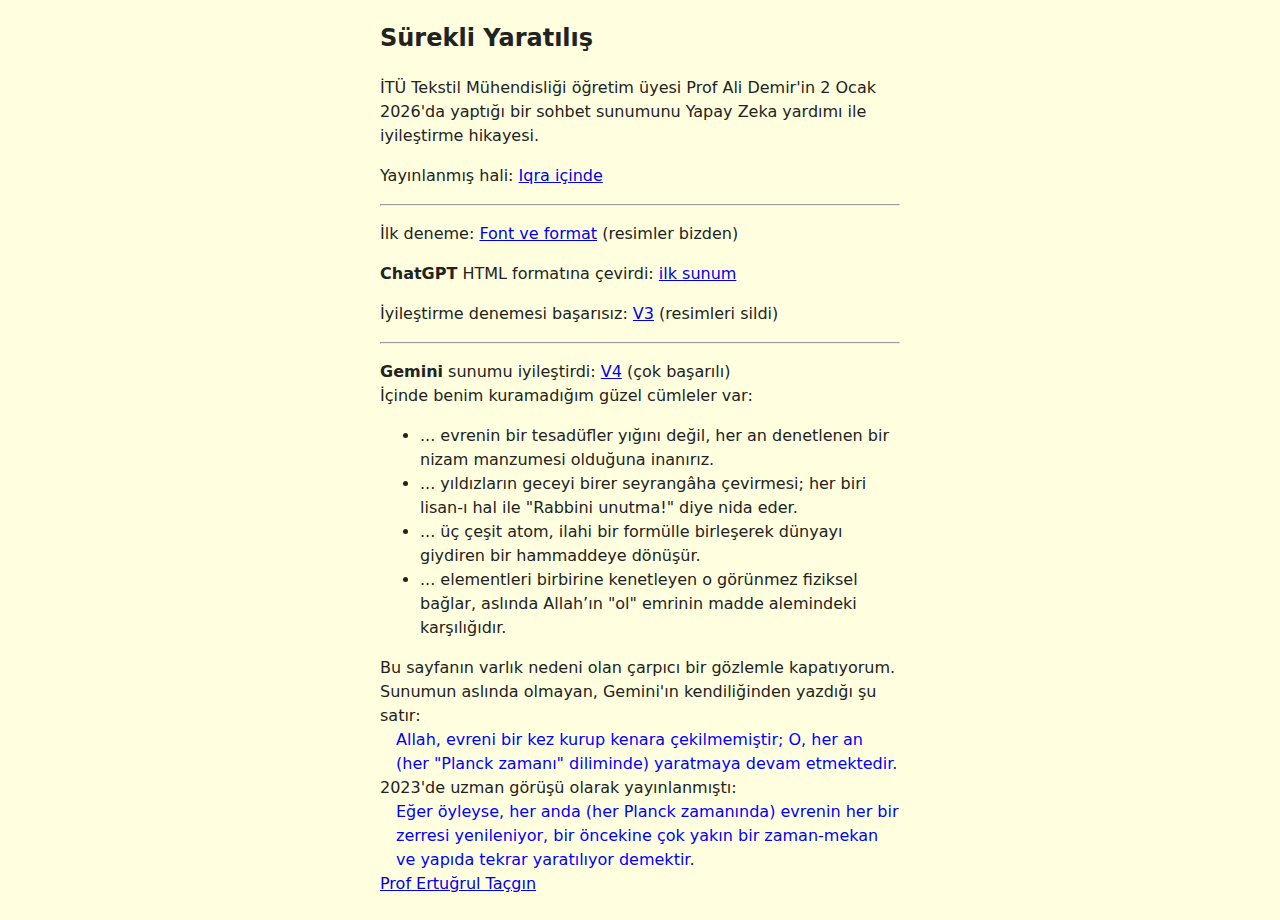
<file: demir/index.html>
<!DOCTYPE html>
<html lang="tr">
<head>
	<meta charset="UTF-8">
	<meta name="viewport"    content="width=device-width">
	<meta name="author"      content="Ali Demir, Istanbul, 2026" />
	<meta name="description" content="Unceasing Creation" />
	<link rel="stylesheet" href="main.css" media="all">
    <link rel="apple-touch-icon" href="/Kuran/image/icon.png">
	<link rel="icon" href="/Kuran/image/icon.png">
    <title>Sürekli Yaratılış</title>
	<style>
		body {
			max-width: 520px;
			background-color:lightyellow;
		}
	</style>
</head>

<body>
<h2>Sürekli Yaratılış</h2>

<p>İTÜ Tekstil Mühendisliği öğretim üyesi Prof Ali Demir'in 2 Ocak 2026'da yaptığı bir sohbet sunumunu Yapay Zeka yardımı ile iyileştirme hikayesi.</p>
<p>Yayınlanmış hali: <a href="/Kitap/cuma/surekli.html">Iqra içinde</a></p>
<hr>
<p>İlk deneme: <a href="./sürekli1.html">Font ve format</a> (resimler bizden)</p>
<p><b>ChatGPT</b> HTML formatına çevirdi: <a href="./sürekli2.html">ilk sunum</a></p>
<p>İyileştirme denemesi başarısız: <a href="./sürekli3.html">V3</a> (resimleri sildi)</p>
<hr>
<p><b>Gemini</b> sunumu iyileştirdi: <a href="./sürekli4.html">V4</a> (çok başarılı) <br>
İçinde benim kuramadığım güzel cümleler var:
</p>
<ul>
	<li> ... evrenin bir tesadüfler yığını değil, her an denetlenen bir nizam manzumesi olduğuna inanırız.
	<li> ... yıldızların geceyi birer seyrangâha çevirmesi; her biri lisan-ı hal ile "Rabbini unutma!" diye nida eder.
	<li> ... üç çeşit atom, ilahi bir formülle birleşerek dünyayı giydiren bir hammaddeye dönüşür.
	<li> ... elementleri birbirine kenetleyen o görünmez fiziksel bağlar, aslında Allah’ın "ol" emrinin madde alemindeki karşılığıdır.
</ul>
<div>Bu sayfanın varlık nedeni olan çarpıcı bir gözlemle kapatıyorum. Sunumun aslında olmayan, Gemini'ın kendiliğinden yazdığı şu satır:
<div class="quote">Allah, evreni bir kez kurup kenara çekilmemiştir; O, her an (her "Planck zamanı" diliminde) yaratmaya devam etmektedir.</div>
</div>
<div>2023'de uzman görüşü olarak yayınlanmıştı:
<div class="quote">Eğer öyleyse, her anda (her Planck zamanında) evrenin her bir zerresi yenileniyor, bir öncekine çok yakın bir zaman-mekan ve yapıda tekrar yaratılıyor demektir.</div>
</div>
<a href="https://gozlemler.blogspot.com/2023/01/yaratmak-surekli.html" target="Kuran">Prof Ertuğrul Taçgın</a>
<br>&nbsp;
</body>
</html>
</file>
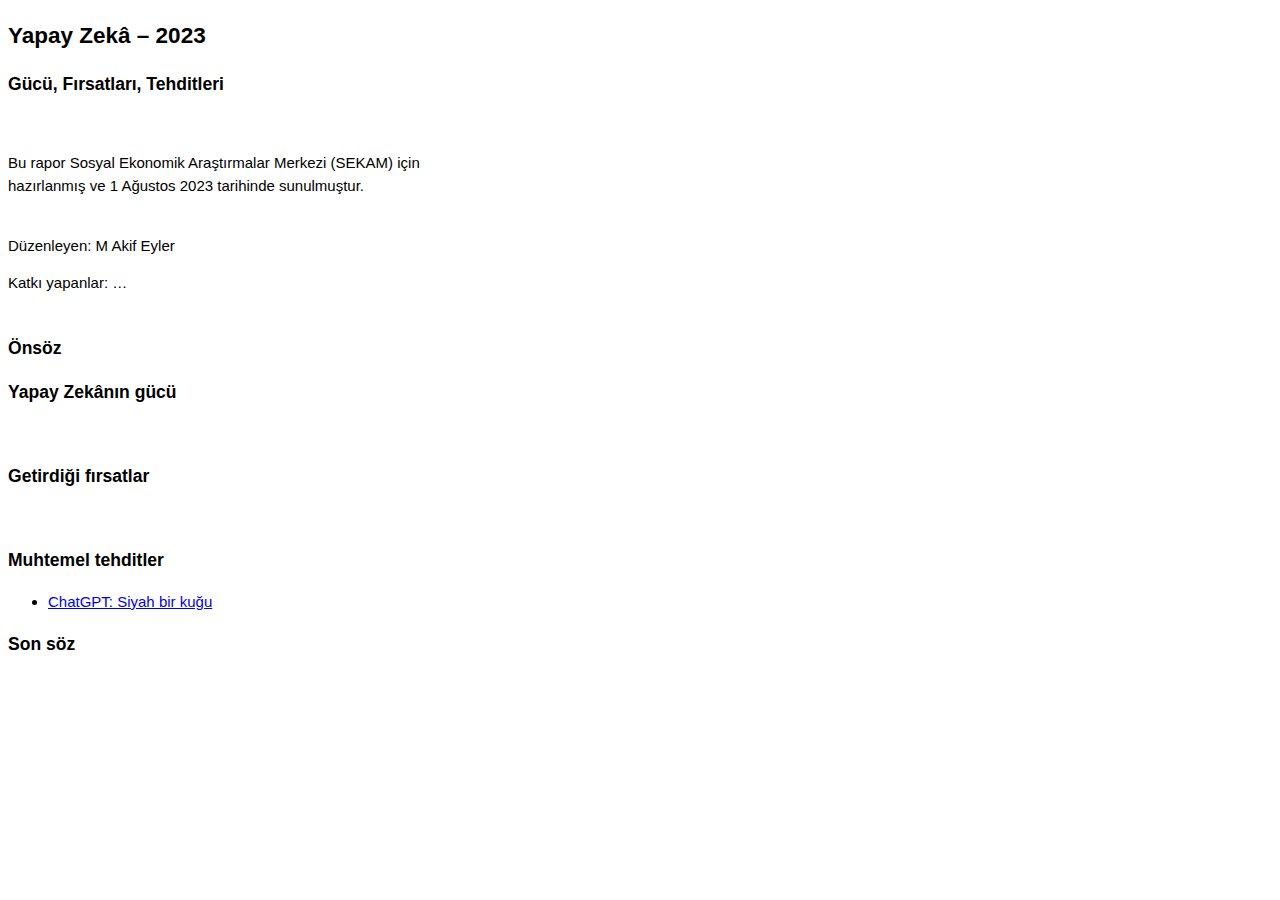
<file: rapor/index.html>
<!DOCTYPE html>
<html lang="en-US">
  <head>
    <meta charset="UTF-8">
    <meta http-equiv="X-UA-Compatible" content="IE=edge">
    <meta name="viewport" content="width=device-width">
    <title>Yapay Zekâ – 2023</title>
<style>
  body {
    max-width: 450px;
    font-family: Helvetica,Arial,sans-serif,Segoe;
    font-size: 15px;
    line-height: 1.5;
  }
</style>
  </head>
  <body>     
<h2>Yapay Zekâ – 2023</h2>

<h3 id="gücü-fırsatları-tehditleri">Gücü, Fırsatları, Tehditleri</h3>
<p><br /></p>

<p>Bu rapor Sosyal Ekonomik Araştırmalar Merkezi (SEKAM) için hazırlanmış ve 1 Ağustos 2023 tarihinde sunulmuştur.
<br /><br /></p>

<p>Düzenleyen: M Akif Eyler</p>

<p>Katkı yapanlar: …
<br /><br /></p>

<h3>Önsöz</h3>

<h3 id="yapay-zekânın-gücü">Yapay Zekânın gücü</h3>
<p><br /></p>

<h3 id="getirdiği-fırsatlar">Getirdiği fırsatlar</h3>
<p><br /></p>

<h3 id="muhtemel-tehditler">Muhtemel tehditler</h3>
<ul>
  <li>
    <p><a href="black_swan">ChatGPT: Siyah bir kuğu</a></p>
  </li>
</ul>

<h3>Son söz</h3>

  </body>
</html>
</file>
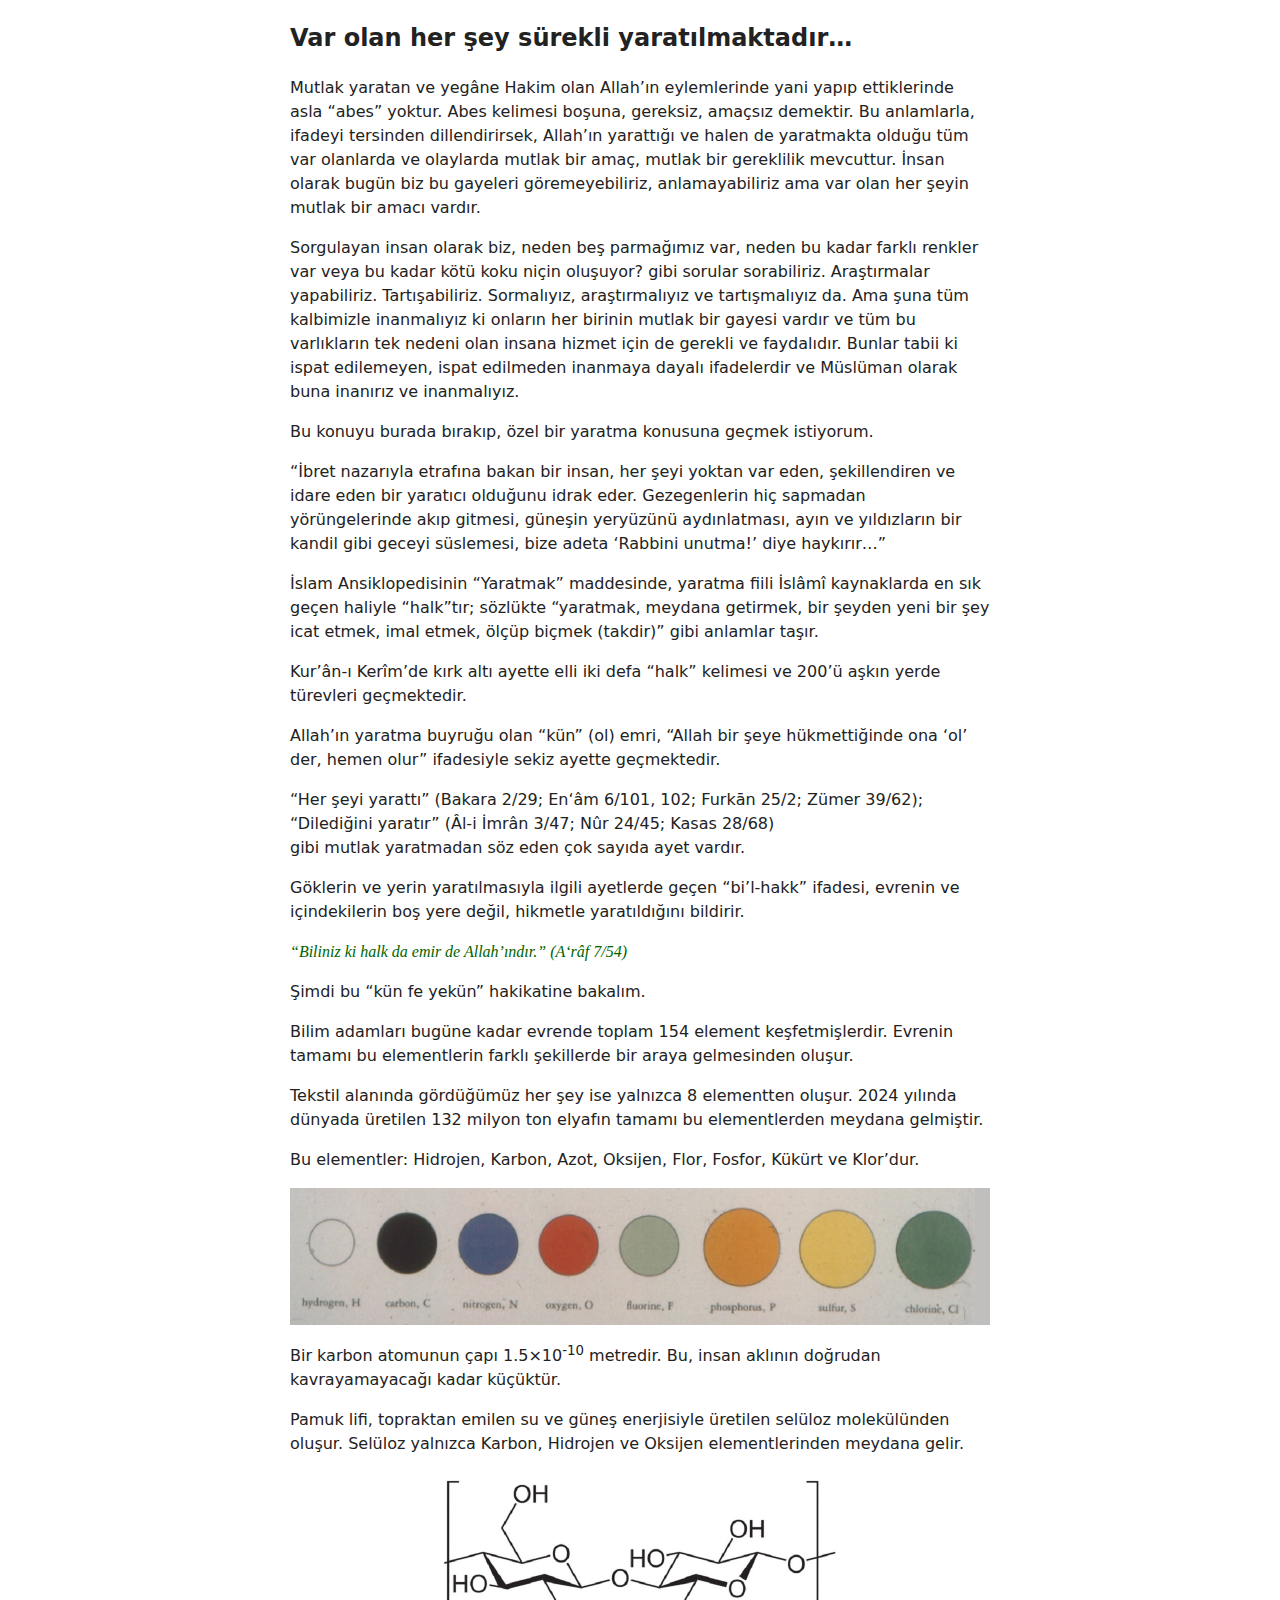
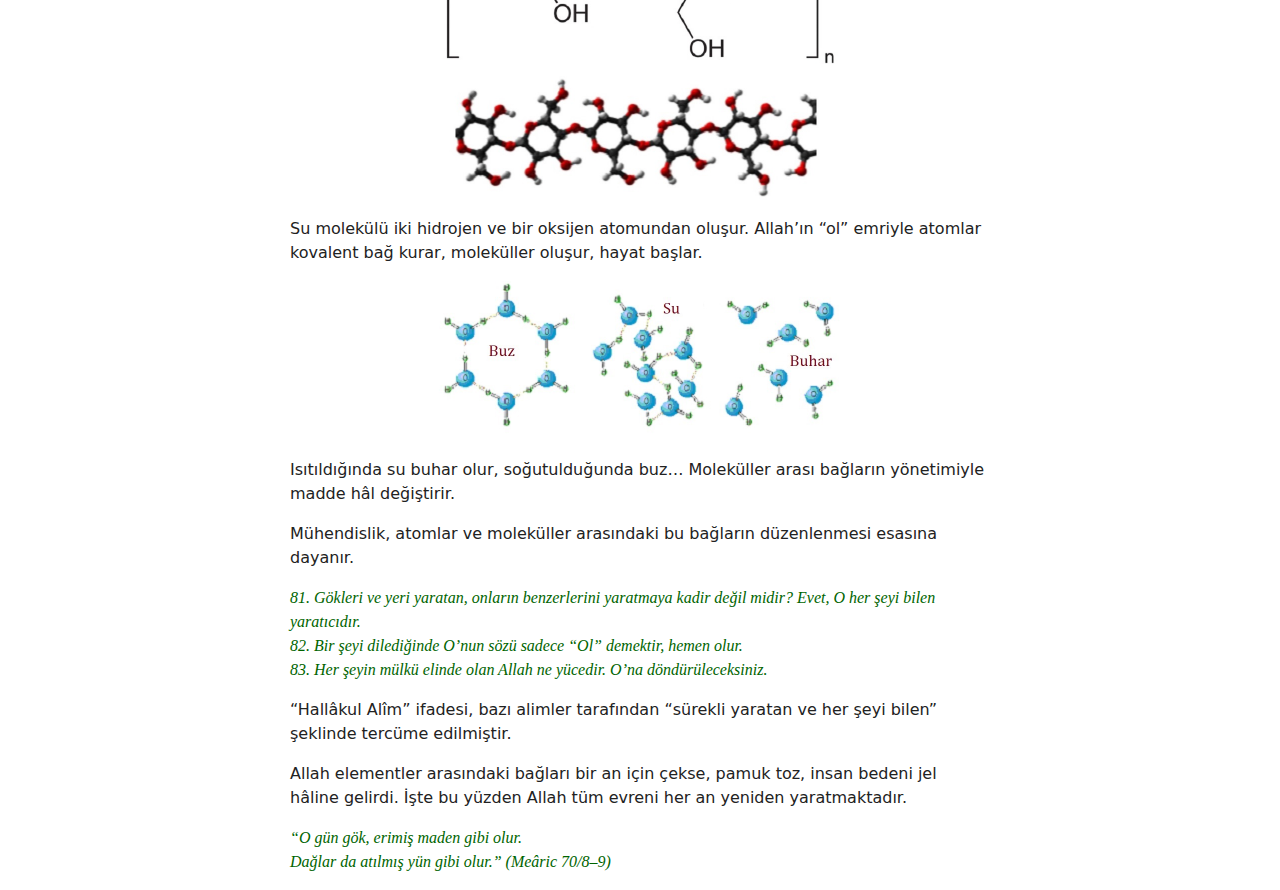
<file: demir/sürekli1.html>
<!DOCTYPE html>
<html lang="tr">
<head>
	<meta charset="UTF-8">
	<meta name="viewport"    content="width=device-width">
	<meta name="author"      content="Ali Demir, Istanbul, 2026" />
	<meta name="description" content="Creation" />
	<link rel="stylesheet" href="main.css" media="all">
    <link rel="apple-touch-icon" href="/Kuran/image/Kay.png">
    <link rel="icon" href="/Kuran/image/Kay.png">
    <title>Sürekli Yaratılmaktadır</title>
</head>
<body>

<h2>Var olan her şey sürekli yaratılmaktadır…</h2>

<p>
Mutlak yaratan ve yegâne Hakim olan Allah’ın eylemlerinde yani yapıp ettiklerinde asla “abes”
yoktur. Abes kelimesi boşuna, gereksiz, amaçsız demektir. Bu anlamlarla, ifadeyi tersinden
dillendirirsek, Allah’ın yarattığı ve halen de yaratmakta olduğu tüm var olanlarda ve olaylarda
mutlak bir amaç, mutlak bir gereklilik mevcuttur. İnsan olarak bugün biz bu gayeleri
göremeyebiliriz, anlamayabiliriz ama var olan her şeyin mutlak bir amacı vardır.
</p>

<p>
Sorgulayan insan olarak biz, neden beş parmağımız var, neden bu kadar farklı renkler var veya
bu kadar kötü koku niçin oluşuyor? gibi sorular sorabiliriz. Araştırmalar yapabiliriz.
Tartışabiliriz. Sormalıyız, araştırmalıyız ve tartışmalıyız da. Ama şuna tüm kalbimizle
inanmalıyız ki onların her birinin mutlak bir gayesi vardır ve tüm bu varlıkların tek nedeni olan
insana hizmet için de gerekli ve faydalıdır. Bunlar tabii ki ispat edilemeyen, ispat edilmeden
inanmaya dayalı ifadelerdir ve Müslüman olarak buna inanırız ve inanmalıyız.
</p>

<p>Bu konuyu burada bırakıp, özel bir yaratma konusuna geçmek istiyorum.</p>

<p>
“İbret nazarıyla etrafına bakan bir insan, her şeyi yoktan var eden, şekillendiren ve idare eden
bir yaratıcı olduğunu idrak eder. Gezegenlerin hiç sapmadan yörüngelerinde akıp gitmesi,
güneşin yeryüzünü aydınlatması, ayın ve yıldızların bir kandil gibi geceyi süslemesi, bize adeta
‘Rabbini unutma!’ diye haykırır…”
</p>

<p>
İslam Ansiklopedisinin “Yaratmak” maddesinde, yaratma fiili İslâmî kaynaklarda en sık
geçen haliyle “halk”tır; sözlükte “yaratmak, meydana getirmek, bir şeyden yeni bir şey icat
etmek, imal etmek, ölçüp biçmek (takdir)” gibi anlamlar taşır.
</p>

<p>
Kur’ân-ı Kerîm’de kırk altı ayette elli iki defa “halk” kelimesi ve 200’ü aşkın yerde türevleri
geçmektedir.
</p>

<p>
Allah’ın yaratma buyruğu olan “kün” (ol) emri, “Allah bir şeye hükmettiğinde ona ‘ol’ der,
hemen olur” ifadesiyle sekiz ayette geçmektedir.
</p>

<p>
“Her şeyi yarattı” (Bakara 2/29; En‘âm 6/101, 102; Furkān 25/2; Zümer 39/62); <br>
“Dilediğini yaratır” (Âl-i İmrân 3/47; Nûr 24/45; Kasas 28/68) <br>
gibi mutlak yaratmadan söz eden çok sayıda ayet vardır.
</p>

<p>
Göklerin ve yerin yaratılmasıyla ilgili ayetlerde geçen “bi’l-hakk” ifadesi, evrenin ve
içindekilerin boş yere değil, hikmetle yaratıldığını bildirir.
</p>

<p class=meal>
“Biliniz ki halk da emir de Allah’ındır.” (A‘râf 7/54)
</p>

<p>Şimdi bu “kün fe yekün” hakikatine bakalım.</p>

<p>
Bilim adamları bugüne kadar evrende toplam 154 element keşfetmişlerdir. Evrenin tamamı
bu elementlerin farklı şekillerde bir araya gelmesinden oluşur.
</p>

<p>
Tekstil alanında gördüğümüz her şey ise yalnızca 8 elementten oluşur. 2024 yılında dünyada
üretilen 132 milyon ton elyafın tamamı bu elementlerden meydana gelmiştir.
</p>

<p>
Bu elementler: Hidrojen, Karbon, Azot, Oksijen, Flor, Fosfor, Kükürt ve Klor’dur.
</p>

<img src="./elements.jpg" alt="Atom yapısı diyagramı" width=752>

<p>
Bir karbon atomunun çapı 1.5×10<sup>-10</sup> metredir. Bu, insan aklının doğrudan
kavrayamayacağı kadar küçüktür.
</p>

<p>
Pamuk lifi, topraktan emilen su ve güneş enerjisiyle üretilen selüloz molekülünden oluşur.
Selüloz yalnızca Karbon, Hidrojen ve Oksijen elementlerinden meydana gelir.
</p>

<img src="./polimer.jpg" alt="Selüloz molekülü" width=418>

<p>
Su molekülü iki hidrojen ve bir oksijen atomundan oluşur. Allah’ın “ol” emriyle atomlar
kovalent bağ kurar, moleküller oluşur, hayat başlar.
</p>

<img src="./water.jpg" alt="Su molekülü ve bağlar" width=418>

<p>
Isıtıldığında su buhar olur, soğutulduğunda buz… Moleküller arası bağların yönetimiyle
madde hâl değiştirir.
</p>

<p>
Mühendislik, atomlar ve moleküller arasındaki bu bağların düzenlenmesi esasına dayanır.
</p>

<p class=meal>
81. Gökleri ve yeri yaratan, onların benzerlerini yaratmaya kadir değil midir? Evet, O her şeyi
bilen yaratıcıdır.<br>
82. Bir şeyi dilediğinde O’nun sözü sadece “Ol” demektir, hemen olur.<br>
83. Her şeyin mülkü elinde olan Allah ne yücedir. O’na döndürüleceksiniz.
</p>

<p>
“Hallâkul Alîm” ifadesi, bazı alimler tarafından “sürekli yaratan ve her şeyi bilen” şeklinde
tercüme edilmiştir.
</p>

<p>
Allah elementler arasındaki bağları bir an için çekse, pamuk toz, insan bedeni jel hâline
gelirdi. İşte bu yüzden Allah tüm evreni her an yeniden yaratmaktadır.
</p>

<p class=meal>
“O gün gök, erimiş maden gibi olur.<br>
Dağlar da atılmış yün gibi olur.” (Meâric 70/8–9)
</p>

</body>
</html>
</file>
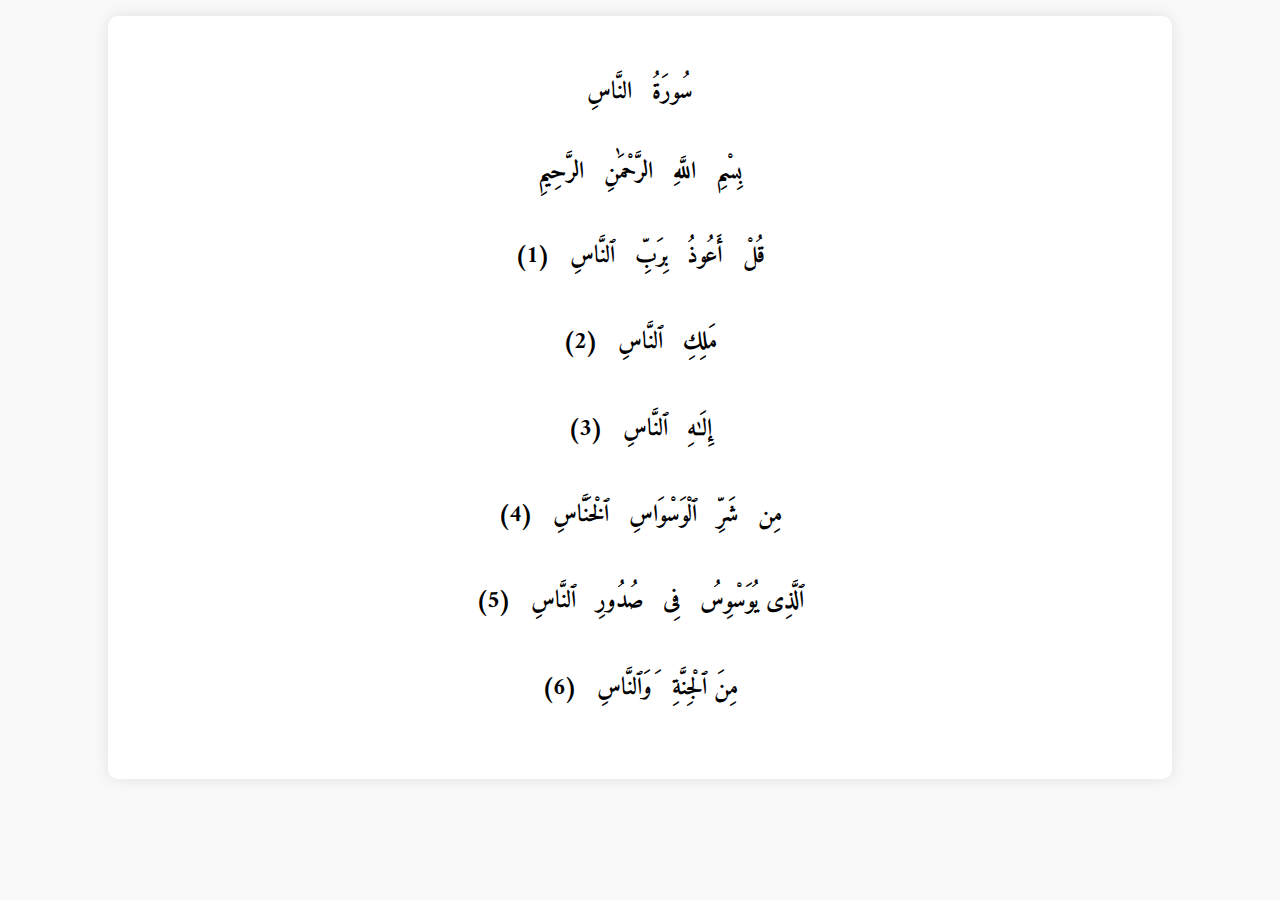
<file: deneme/Nas_suresi YZ.html>
<!DOCTYPE html>
<!-- Yapay zeka tarfından üretildi -- Kadir Öztürk, Safranbolu -->
<html lang="ar">
<head>
  <meta charset="UTF-8">
  <meta name="viewport" content="width=device-width, initial-scale=1.0">
  <title>Kur'an-ı Kerim - Etkileşimli Sayfa</title>
  <style>
    @import url('https://fonts.googleapis.com/css2?family=Amiri&display=swap');
    body {
      font-family: 'Amiri', serif;
      direction: rtl;
      background-color: #f9f9f9;
      margin: 0;
      padding: 1rem;
    }
    .container {
      max-width: 1000px;
      margin: auto;
      background: #fff;
      padding: 2rem;
      border-radius: 10px;
      box-shadow: 0 0 15px rgba(0,0,0,0.1);
    }
    h2 {
      text-align: center;
      margin-bottom: 2rem;
    }
    .ayah {
      text-align: justify;
      margin-bottom: 1.5rem;
      font-size: 0,5rem;
      line-height: 3rem;
    }
    .word {
      cursor: pointer;
      padding: 0.1rem 0.3rem;
      margin: 0.1rem;
      position: relative;
      display: inline-block;
      pointer-events: all;
    }
    .word:hover {
      background-color: #e6f7ff;
    }
    .tooltip {
      display: none;
      position: absolute;
      background-color: #fff;
      border: 1px solid #aaa;
      border-radius: 5px;
      padding: 0.5rem;
      max-width: 280px;
      box-shadow: 0 0 10px rgba(0,0,0,0.2);
      z-index: 1000;
      font-size: 1rem;
      white-space: nowrap;
    }
    .ayah-number {
      font-size: 1.5rem;
      margin-right: 0.5rem;
      color: #666;
      vertical-align: super;
    }
    @media screen and (max-width: 600px) {
      .ayah {
        font-size: 1rem;
        line-height: 2.5rem;
      }
      .tooltip {
        font-size: 0.9rem;
        max-width: 90%;
        }
    }
  </style>
</head>
<body>
  <div class="container">
    <h2><span class="word" data-meaning="Sûresi">سُورَةُ</span>
    <span class="word" data-meaning="Nâs-İnsanlar">النَّاسِ</span></h2>
    <h2><span class="word" data-meaning="adıyla">بِسْمِ</span>
    <span class="word" data-meaning="Allah'ın">اللَّهِ</span>
    <span class="word" data-meaning="Çok merhametli">الرَّحْمَٰنِ</span>
    <span class="word" data-meaning="Çok esirgeyen">الرَّحِيمِ</span></h2>
      
  <div class="ayah">
      <h2><span class="word" data-meaning="De ki">قُلْ</span>
      <span class="word" data-meaning="sığınırım">أَعُوذُ</span>
      <span class="word" data-meaning="Rabbine">بِرَبِّ</span>
      <span class="word" data-meaning="İnsanların">ٱلنَّاسِ</span>
      <span class="word" data-meaning="De ki: insanların Rabbi olan Allah'a sığınırım">(1)</span></h2>
      <h2><span class="word" data-meaning="mâlik ve hâkimine">مَلِكِ</span>
      <span class="word" data-meaning="İnsanların">ٱلنَّاسِ</span>
      <span class="word" data-meaning="insanların mâlik ve hâkimine">(2)</span></h2>
      <h2><span class="word" data-meaning="mâbuduna">إِلَـٰهِ</span>
      <span class="word" data-meaning="İnsanların">ٱلنَّاسِ</span>
      <span class="word" data-meaning="insanların mâbuduna">(3)</span></h2>
      <h2><span class="word" data-meaning="-den">مِن</span>
      <span class="word" data-meaning="şerri(n)-, kötülüğü(n)-">شَرِّ</span>
      <span class="word" data-meaning="vesvesecinin">ٱلْوَسْوَاسِ</span>
      <span class="word" data-meaning="sinsi">ٱلْخَنَّاسِ</span>
      <span class="word" data-meaning="sinsi vesvesecinin (şeytanın) şerrinden">(4)</span></h2>
      <h2><span class="word" data-meaning="vesvese sokan">ٱلَّذِى يُوَسْوِسُ</span>
      <span class="word" data-meaning="içerisine">فِى</span>
      <span class="word" data-meaning="kalplerinin, göğüslerinin">صُدُورِ</span>
      <span class="word" data-meaning="insanların">ٱلنَّاسِ</span>
      <span class="word" data-meaning="insanların kalplerine vesvese sokan">(5)</span></h2>
      <h2><span class="word" data-meaning="cinlerden">مِنَ ٱلْجِنَّةِ</span>
      <span class="word" data-meaning="ve insanlardan">َوَٱلنَّاسِ</span>
      <span class="word" data-meaning="Cinlerden olsun insanlardan olsun">(6)</span></h2>
  </div>
  </div>
  <div id="tooltip" class="tooltip"></div>
  <script>
    const tooltip = document.getElementById('tooltip');
    // Pointer events ve olay dinleyicileri
    document.querySelectorAll('.word').forEach(word => {
      word.addEventListener('click', (e) => {
        showTooltip(word);
      });
      word.addEventListener('pointerenter', (e) => {
        if (window.innerWidth > 600) {
          showTooltip(word);
        }
      });
      word.addEventListener('pointerleave', () => {
        tooltip.style.display = 'none';
      });
      word.addEventListener('touchstart', (e) => {
        e.preventDefault(); // Dokunma olayını engelle
        showTooltip(word);
      });
    });
    // Tooltip gösterme fonksiyonu
    function showTooltip(word) {
      tooltip.innerText = word.getAttribute('data-meaning');
      tooltip.style.display = 'block';
      const rect = word.getBoundingClientRect();
      const scrollTop = window.pageYOffset || document.documentElement.scrollTop;
      const scrollLeft = window.pageXOffset || document.documentElement.scrollLeft;
      const top = rect.top + scrollTop - tooltip.offsetHeight - 10;
      const left = rect.left + scrollLeft + rect.width / 2 - tooltip.offsetWidth / 2;
      tooltip.style.top = top + 'px';
      tooltip.style.left = left + 'px';
    }
    // Tooltip'i başka bir yere tıklayınca gizleme
    document.addEventListener('click', (e) => {
      if (!e.target.classList.contains('word')) {
        tooltip.style.display = 'none';
      }
    });
    document.addEventListener('touchstart', (e) => {
      if (!e.target.classList.contains('word')) {
        tooltip.style.display = 'none';
      }
    });
  </script>
</body>
</html>
</file>
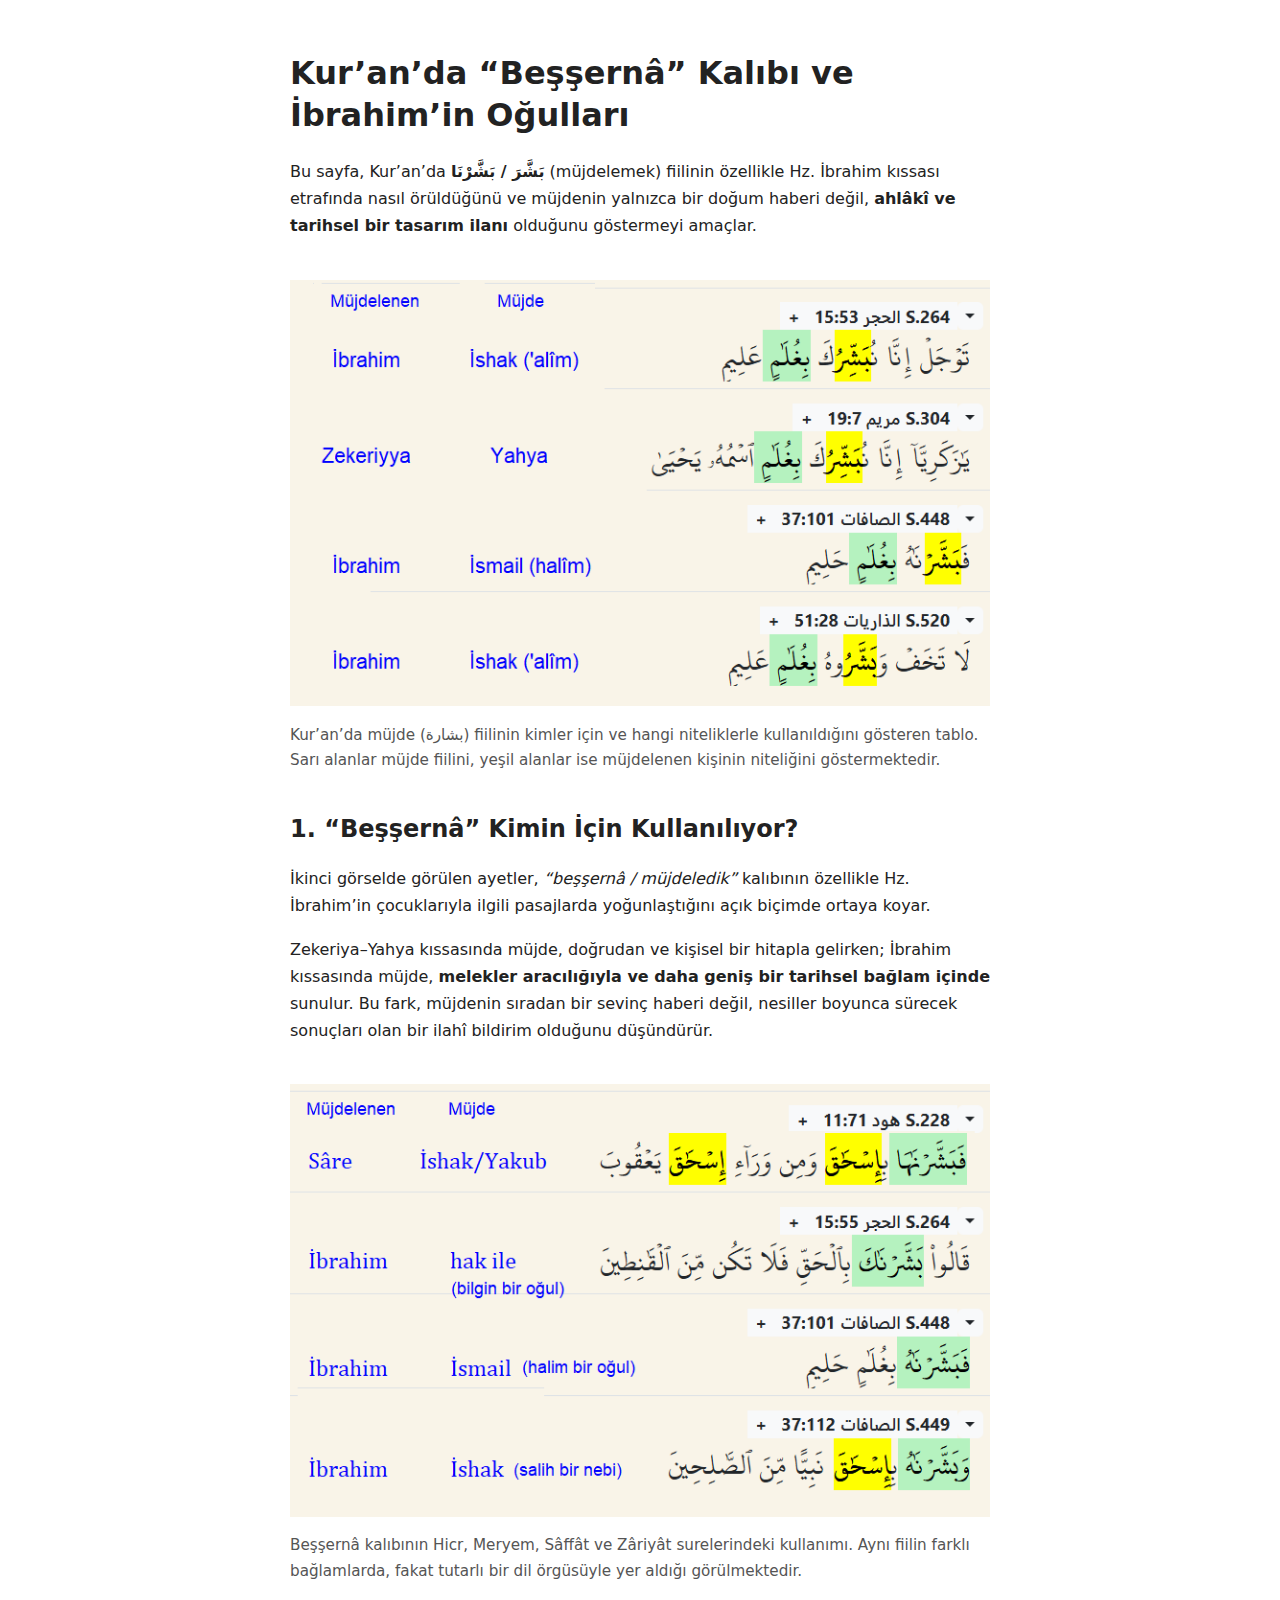
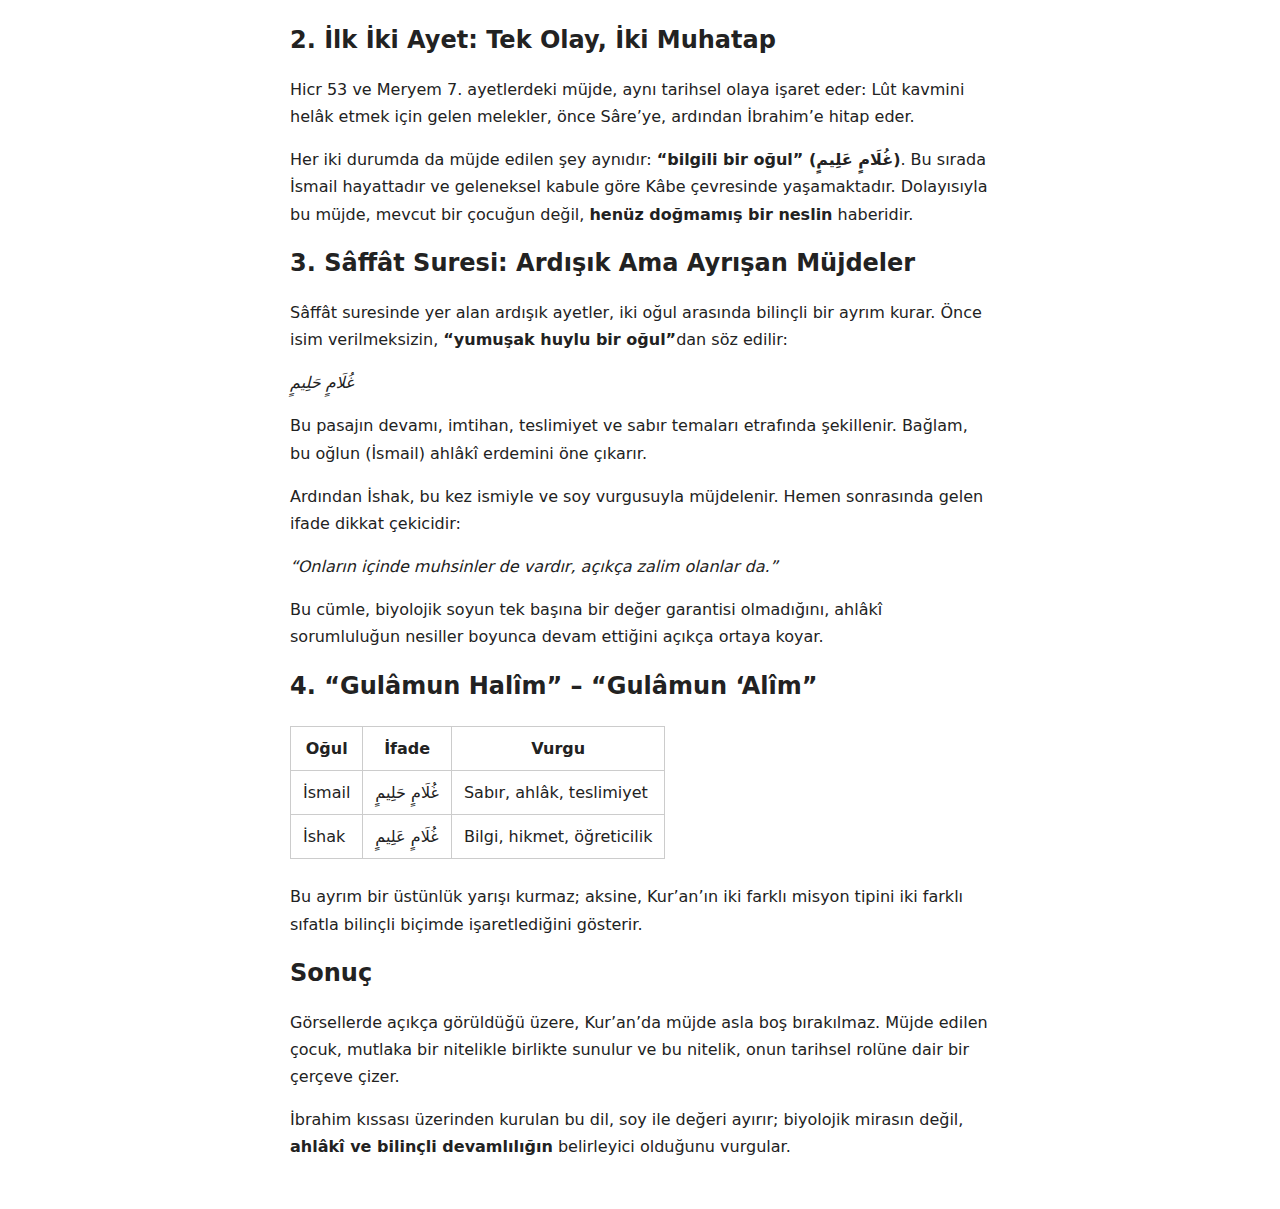
<file: iqra/mujde.html>
<!DOCTYPE html>
<html lang="tr">
<head>
  <meta charset="UTF-8">
  <title>Kur’an’da Müjde (Beşşernâ) ve İbrahim’in Oğulları</title>
  <meta name="viewport" content="width=device-width, initial-scale=1.0">
  <style>
    body {
      font-family: system-ui, -apple-system, BlinkMacSystemFont, "Segoe UI", sans-serif;
      line-height: 1.7;
      max-width: 700px;
      margin: auto;
      padding: 2rem;
      color: #222;
    }
    h1, h2 {
      line-height: 1.3;
    }
    figure {
      margin: 2.5rem 0;
    }
    figcaption {
      font-size: 0.95rem;
      color: #555;
      margin-top: 0.5rem;
    }
    table {
      border-collapse: collapse;
      margin: 1.5rem 0;
    }
    td, th {
      border: 1px solid #ccc;
      padding: 0.5rem 0.75rem;
    }
  </style>
</head>

<body>

<h1>Kur’an’da “Beşşernâ” Kalıbı ve İbrahim’in Oğulları</h1>

<p>
Bu sayfa, Kur’an’da <strong>بَشَّرَ / بَشَّرْنَا</strong> (müjdelemek) fiilinin
özellikle Hz. İbrahim kıssası etrafında nasıl örüldüğünü ve
müjdenin yalnızca bir doğum haberi değil,
<strong>ahlâkî ve tarihsel bir tasarım ilanı</strong> olduğunu göstermeyi amaçlar.
</p>

<figure>
  <img src="img/nubessiruke.png" alt="Kur’an’da müjde edilen kişiler" width="100%">
  <figcaption>
    Kur’an’da müjde (بشارة) fiilinin kimler için ve hangi niteliklerle kullanıldığını gösteren tablo.
    Sarı alanlar müjde fiilini, yeşil alanlar ise müjdelenen kişinin niteliğini göstermektedir.
  </figcaption>
</figure>

<h2>1. “Beşşernâ” Kimin İçin Kullanılıyor?</h2>

<p>
İkinci görselde görülen ayetler, <em>“beşşernâ / müjdeledik”</em> kalıbının
özellikle Hz. İbrahim’in çocuklarıyla ilgili pasajlarda yoğunlaştığını
açık biçimde ortaya koyar.
</p>

<p>
Zekeriya–Yahya kıssasında müjde,
doğrudan ve kişisel bir hitapla gelirken;
İbrahim kıssasında müjde,
<strong>melekler aracılığıyla ve daha geniş bir tarihsel bağlam içinde</strong> sunulur.
Bu fark, müjdenin sıradan bir sevinç haberi değil,
nesiller boyunca sürecek sonuçları olan bir ilahî bildirim olduğunu düşündürür.
</p>

<figure>
  <img src="img/besserna.png" alt="Beşşernâ kalıbının ayetlerdeki kullanımı" width="100%">
  <figcaption>
    Beşşernâ kalıbının Hicr, Meryem, Sâffât ve Zâriyât surelerindeki kullanımı.
    Aynı fiilin farklı bağlamlarda, fakat tutarlı bir dil örgüsüyle yer aldığı görülmektedir.
  </figcaption>
</figure>

<h2>2. İlk İki Ayet: Tek Olay, İki Muhatap</h2>

<p>
Hicr 53 ve Meryem 7. ayetlerdeki müjde,
aynı tarihsel olaya işaret eder:
Lût kavmini helâk etmek için gelen melekler,
önce Sâre’ye, ardından İbrahim’e hitap eder.
</p>

<p>
Her iki durumda da müjde edilen şey aynıdır:
<strong>“bilgili bir oğul” (غُلَامٍ عَلِيمٍ)</strong>.
Bu sırada İsmail hayattadır ve geleneksel kabule göre
Kâbe çevresinde yaşamaktadır.
Dolayısıyla bu müjde, mevcut bir çocuğun değil,
<strong>henüz doğmamış bir neslin</strong> haberidir.
</p>

<h2>3. Sâffât Suresi: Ardışık Ama Ayrışan Müjdeler</h2>

<p>
Sâffât suresinde yer alan ardışık ayetler,
iki oğul arasında bilinçli bir ayrım kurar.
Önce isim verilmeksizin,
<strong>“yumuşak huylu bir oğul”</strong>dan söz edilir:
</p>

<p><em>غُلَامٍ حَلِيمٍ</em></p>

<p>
Bu pasajın devamı,
imtihan, teslimiyet ve sabır temaları etrafında şekillenir.
Bağlam, bu oğlun (İsmail) ahlâkî erdemini öne çıkarır.
</p>

<p>
Ardından İshak, bu kez ismiyle ve soy vurgusuyla müjdelenir.
Hemen sonrasında gelen ifade dikkat çekicidir:
</p>

<p>
<em>“Onların içinde muhsinler de vardır, açıkça zalim olanlar da.”</em>
</p>

<p>
Bu cümle, biyolojik soyun tek başına bir değer garantisi olmadığını,
ahlâkî sorumluluğun nesiller boyunca devam ettiğini açıkça ortaya koyar.
</p>

<h2>4. “Gulâmun Halîm” – “Gulâmun ‘Alîm”</h2>

<table>
  <tr>
    <th>Oğul</th>
    <th>İfade</th>
    <th>Vurgu</th>
  </tr>
  <tr>
    <td>İsmail</td>
    <td>غُلَامٍ حَلِيمٍ</td>
    <td>Sabır, ahlâk, teslimiyet</td>
  </tr>
  <tr>
    <td>İshak</td>
    <td>غُلَامٍ عَلِيمٍ</td>
    <td>Bilgi, hikmet, öğreticilik</td>
  </tr>
</table>

<p>
Bu ayrım bir üstünlük yarışı kurmaz;
aksine, Kur’an’ın iki farklı misyon tipini
iki farklı sıfatla bilinçli biçimde işaretlediğini gösterir.
</p>

<h2>Sonuç</h2>

<p>
Görsellerde açıkça görüldüğü üzere,
Kur’an’da müjde asla boş bırakılmaz.
Müjde edilen çocuk,
mutlaka bir nitelikle birlikte sunulur
ve bu nitelik, onun tarihsel rolüne dair bir çerçeve çizer.
</p>

<p>
İbrahim kıssası üzerinden kurulan bu dil,
soy ile değeri ayırır;
biyolojik mirasın değil,
<strong>ahlâkî ve bilinçli devamlılığın</strong> belirleyici olduğunu vurgular.
</p>

</body>
</html>
</file>
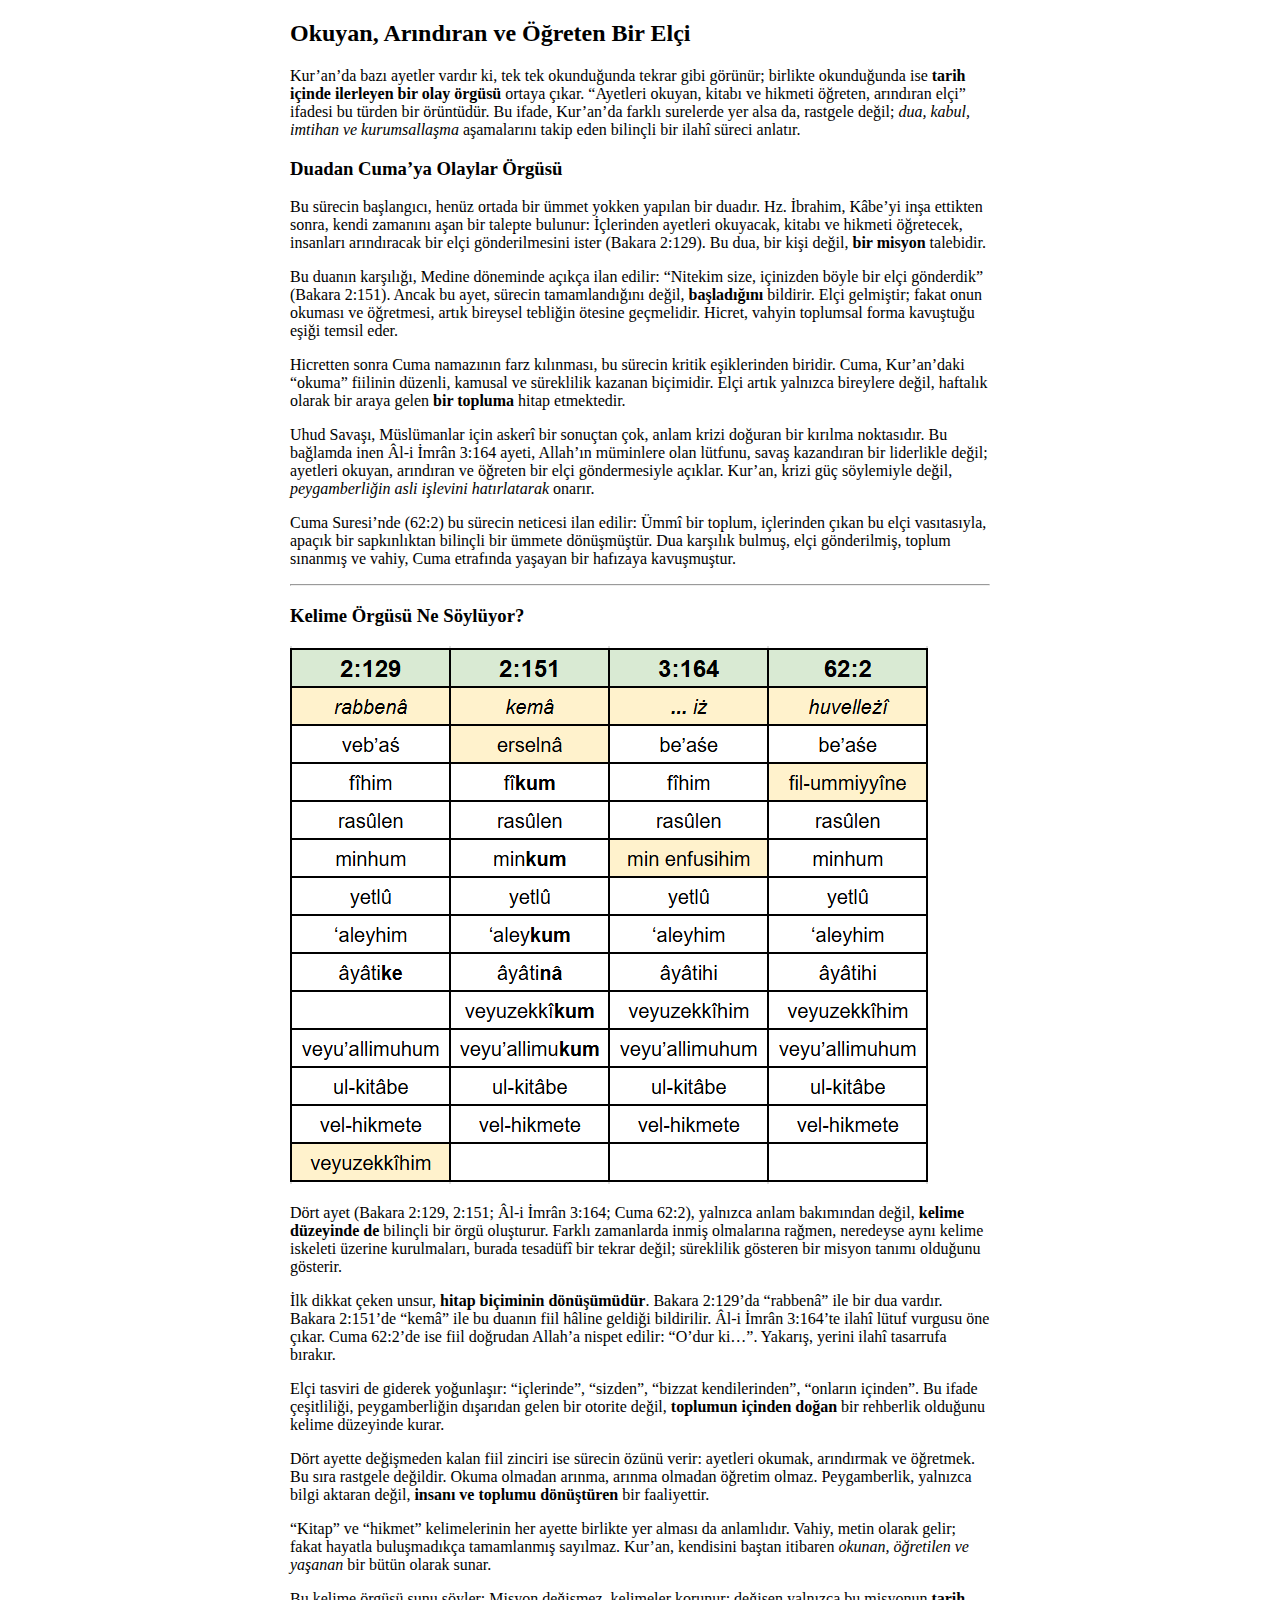
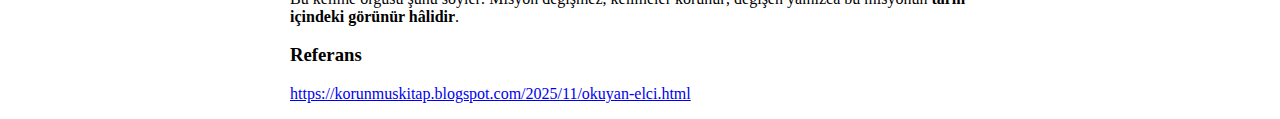
<file: iqra/okuyan.html>
<!DOCTYPE html>
<html lang="tr">
<head>
  <meta charset="UTF-8">
  <title>Okuyan Bir Elçi</title>
  <meta name="viewport" content="width=device-width, initial-scale=1.0">
<style>
  body {
    max-width: 700px;
    margin: auto;
  }
</style>
</head>
<body>

  <h2>Okuyan, Arındıran ve Öğreten Bir Elçi</h2>

  <p>
    Kur’an’da bazı ayetler vardır ki, tek tek okunduğunda tekrar gibi görünür;
    birlikte okunduğunda ise <strong>tarih içinde ilerleyen bir olay örgüsü</strong>
    ortaya çıkar. “Ayetleri okuyan, kitabı ve hikmeti öğreten, arındıran elçi”
    ifadesi bu türden bir örüntüdür. Bu ifade, Kur’an’da farklı surelerde yer alsa da,
    rastgele değil; <em>dua, kabul, imtihan ve kurumsallaşma</em> aşamalarını takip eden
    bilinçli bir ilahî süreci anlatır.
  </p>

  <h3>Duadan Cuma’ya Olaylar Örgüsü</h3>

  <p>
    Bu sürecin başlangıcı, henüz ortada bir ümmet yokken yapılan bir duadır.
    Hz. İbrahim, Kâbe’yi inşa ettikten sonra, kendi zamanını aşan bir talepte bulunur:
    İçlerinden ayetleri okuyacak, kitabı ve hikmeti öğretecek, insanları arındıracak
    bir elçi gönderilmesini ister (Bakara 2:129). Bu dua, bir kişi değil,
    <strong>bir misyon</strong> talebidir.
  </p>

  <p>
    Bu duanın karşılığı, Medine döneminde açıkça ilan edilir:
    “Nitekim size, içinizden böyle bir elçi gönderdik” (Bakara 2:151).
    Ancak bu ayet, sürecin tamamlandığını değil, <strong>başladığını</strong> bildirir.
    Elçi gelmiştir; fakat onun okuması ve öğretmesi, artık bireysel tebliğin ötesine
    geçmelidir. Hicret, vahyin toplumsal forma kavuştuğu eşiği temsil eder.
  </p>

  <p>
    Hicretten sonra Cuma namazının farz kılınması, bu sürecin kritik eşiklerinden biridir.
    Cuma, Kur’an’daki “okuma” fiilinin düzenli, kamusal ve süreklilik kazanan biçimidir.
    Elçi artık yalnızca bireylere değil, haftalık olarak bir araya gelen
    <strong>bir topluma</strong> hitap etmektedir.
  </p>

  <p>
    <strong></strong>Uhud Savaşı</strong>, Müslümanlar için askerî bir sonuçtan çok,
    anlam krizi doğuran bir kırılma noktasıdır.
    Bu bağlamda inen Âl-i İmrân 3:164 ayeti, Allah’ın müminlere olan lütfunu,
    savaş kazandıran bir liderlikle değil; ayetleri okuyan, arındıran ve öğreten
    bir elçi göndermesiyle açıklar. Kur’an, krizi güç söylemiyle değil,
    <em>peygamberliğin asli işlevini hatırlatarak</em> onarır.
  </p>

  <p>
    Cuma Suresi’nde (62:2) bu sürecin neticesi ilan edilir:
    Ümmî bir toplum, içlerinden çıkan bu elçi vasıtasıyla,
    apaçık bir sapkınlıktan bilinçli bir ümmete dönüşmüştür.
    Dua karşılık bulmuş, elçi gönderilmiş, toplum sınanmış
    ve vahiy, Cuma etrafında yaşayan bir hafızaya kavuşmuştur.
  </p>

  <hr>

  <h3>Kelime Örgüsü Ne Söylüyor?</h3>

  <img src="img/okuyan.png">

  <p>
    Dört ayet (Bakara 2:129, 2:151; Âl-i İmrân 3:164; Cuma 62:2),
    yalnızca anlam bakımından değil, <strong>kelime düzeyinde de</strong>
    bilinçli bir örgü oluşturur. Farklı zamanlarda inmiş olmalarına rağmen,
    neredeyse aynı kelime iskeleti üzerine kurulmaları, burada tesadüfî bir tekrar
    değil; süreklilik gösteren bir misyon tanımı olduğunu gösterir.
  </p>

  <p>
    İlk dikkat çeken unsur, <strong>hitap biçiminin dönüşümüdür</strong>.
    Bakara 2:129’da “rabbenâ” ile bir dua vardır.
    Bakara 2:151’de “kemâ” ile bu duanın fiil hâline geldiği bildirilir.
    Âl-i İmrân 3:164’te ilahî lütuf vurgusu öne çıkar.
    Cuma 62:2’de ise fiil doğrudan Allah’a nispet edilir:
    “O’dur ki…”. Yakarış, yerini ilahî tasarrufa bırakır.
  </p>

  <p>
    Elçi tasviri de giderek yoğunlaşır:
    “içlerinde”, “sizden”, “bizzat kendilerinden”, “onların içinden”.
    Bu ifade çeşitliliği, peygamberliğin dışarıdan gelen bir otorite değil,
    <strong>toplumun içinden doğan</strong> bir rehberlik olduğunu kelime düzeyinde kurar.
  </p>

  <p>
    Dört ayette değişmeden kalan fiil zinciri ise sürecin özünü verir:
    ayetleri okumak, arındırmak ve öğretmek.
    Bu sıra rastgele değildir.
    Okuma olmadan arınma, arınma olmadan öğretim olmaz.
    Peygamberlik, yalnızca bilgi aktaran değil,
    <strong>insanı ve toplumu dönüştüren</strong> bir faaliyettir.
  </p>

  <p>
    “Kitap” ve “hikmet” kelimelerinin her ayette birlikte yer alması da anlamlıdır.
    Vahiy, metin olarak gelir; fakat hayatla buluşmadıkça tamamlanmış sayılmaz.
    Kur’an, kendisini baştan itibaren
    <em>okunan, öğretilen ve yaşanan</em> bir bütün olarak sunar.
  </p>
  <p>
    Bu kelime örgüsü şunu söyler:
    Misyon değişmez, kelimeler korunur;
    değişen yalnızca bu misyonun
    <strong>tarih içindeki görünür hâlidir</strong>.
  </p>

    <h3>Referans</h3>

   <p>
   <a href="https://korunmuskitap.blogspot.com/2025/11/okuyan-elci.html">https://korunmuskitap.blogspot.com/2025/11/okuyan-elci.html</a>
  </p>

</body>
</html>
</file>
<file: demir/main.css>
body {
      font-family: system-ui, BlinkMacSystemFont, "Segoe UI", sans-serif;
      line-height: 1.5;
      max-width: 700px;
      margin: auto;
      padding: 0 1rem;
      color: #222;
    }
    .quote {
      margin-left: 1em;
	  color: blue;
    }
    figure {
      margin: 2.5rem 0;
    }
    figcaption {
      font-size: 0.95rem;
      color: #555;
      margin-top: 0.5rem;
    }
    table {
      border-collapse: collapse;
      margin: 1.5rem 0;
    }
    td, th {
      border: 1px solid #ccc;
      padding: 0.5rem 0.75rem;
    }
	img {
		max-width: 100%;
        display: block;
        margin-left: auto;
        margin-right: auto;
    }
    .meal {
        font-family: Georgia, Times, serif;
        font-style: italic;
        color: darkgreen;
    }
</file>
